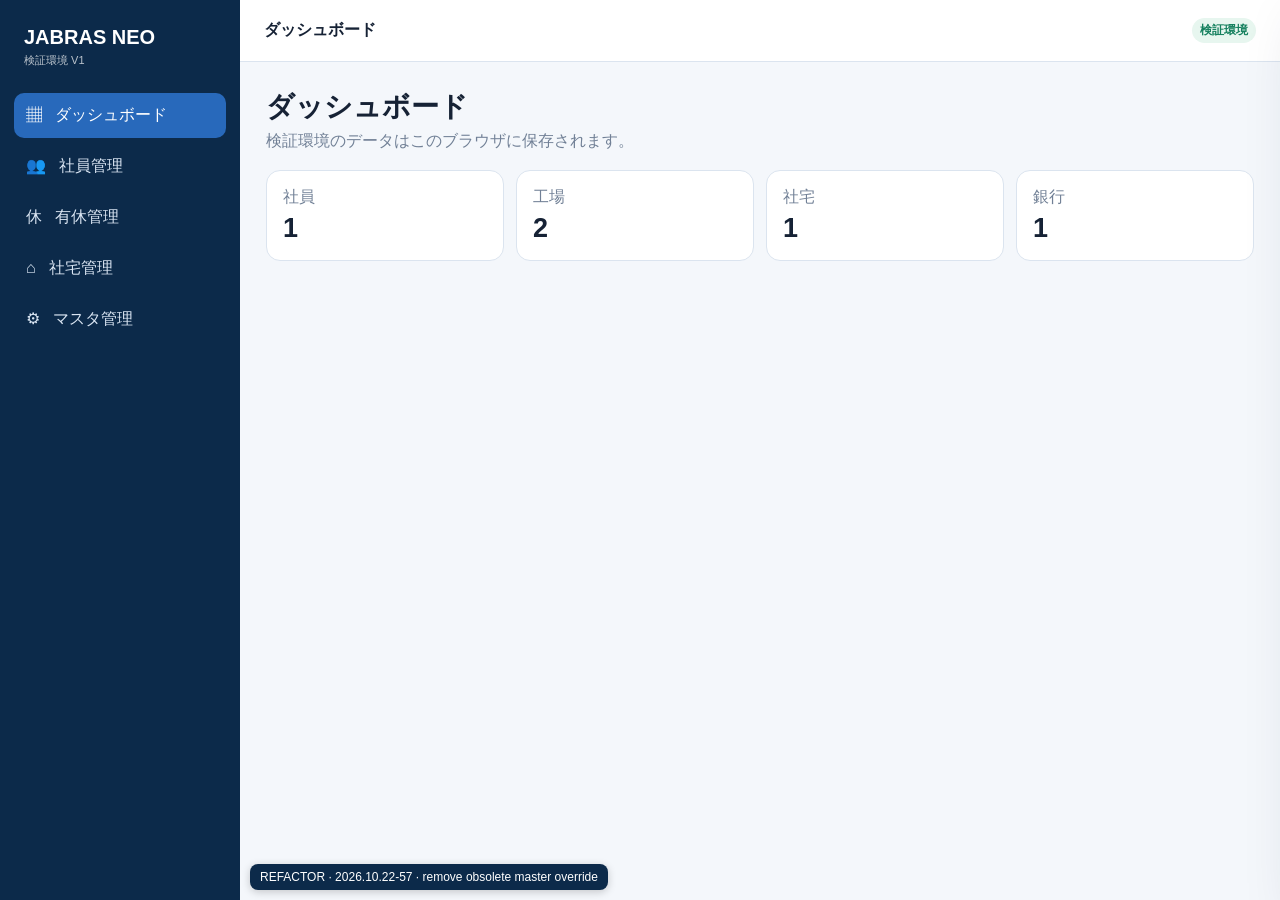
<file: index.html>
<!doctype html><html lang="ja"><head><meta charset="utf-8"><meta name="viewport" content="width=device-width,initial-scale=1"><meta http-equiv="refresh" content="0; url=homologacao.html?v=20260824-ja-v21"><title>Jabras Neo — 管理システム（検証環境）</title><script>location.replace('homologacao.html?v=20260824-ja-v21');</script></head><body><a href="homologacao.html?v=20260824-ja-v21">検証環境を開く</a></body></html>
</file>
